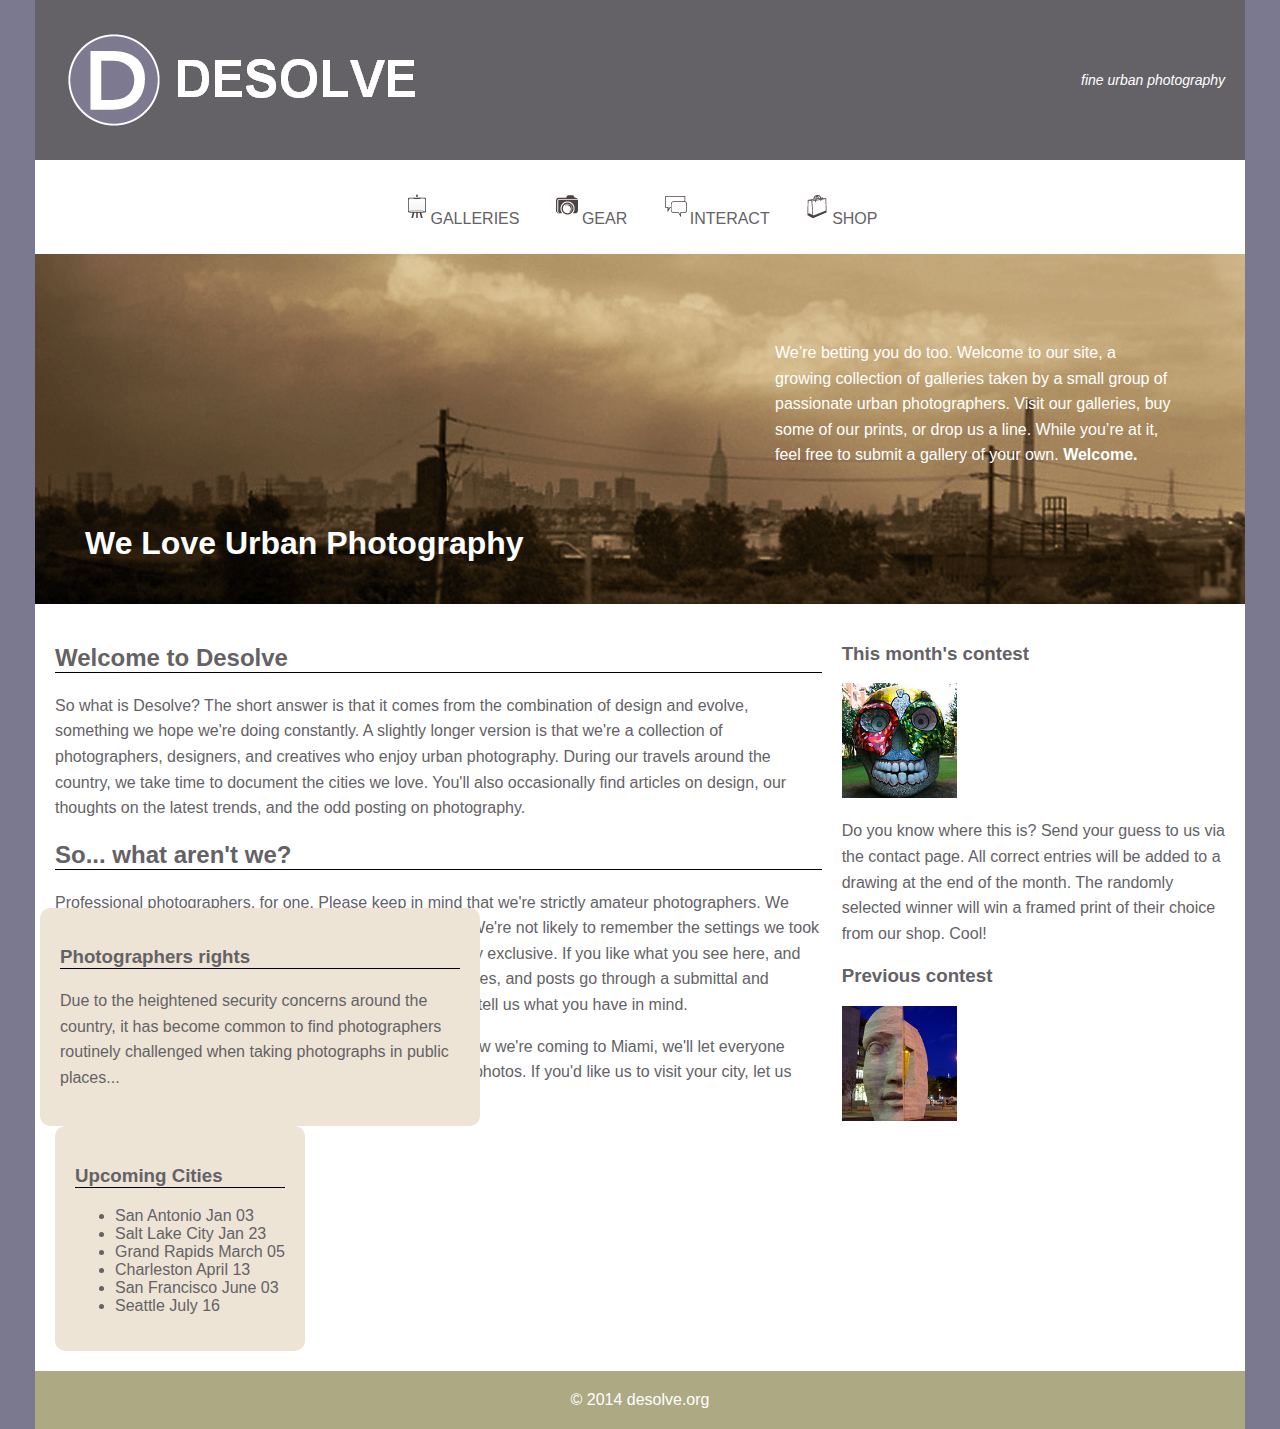
<file: index.html>
<!DOCTYPE html>
<html lang="en">
<head>
    <meta charset="UTF-8">
    <meta name="viewport" content="width=device-width, initial-scale=1.0">
    <title>Desolve - Urban Photography</title>
    <link rel="stylesheet" href="style.css">
</head>
<body>
    <div class="ps-5 pe-5">
    <header>
        <img src="images/logo.jpg">
        <div class="tagline">fine urban photography</div>
    </header>

    <nav>
        <ul>
            <li><img src="images/nav_galleries.jpg">GALLERIES</a></li>
            <li><img src="images/nav_gear.jpg">GEAR</a></li>
            <li><img src="images/nav_interact.jpg">INTERACT</a></li>
            <li><img src="images/nav_shop.jpg">SHOP</a></li>
        </ul>
    </nav>

    <div class="hero">
        <div class="text-content">
          <p>We’re betting you do too. Welcome to our site, a growing collection of galleries taken by a small group of passionate urban photographers. Visit our galleries, buy some of our prints, or drop us a line. While you’re at it, feel free to submit a gallery of your own. <strong>Welcome.</strong></p>
        </div>
        <h1>We Love Urban Photography</h1>
      </div>
    <main style="background-color: white;">
        <section class="content" class="text">
            <article>
                <h2 class="line">Welcome to Desolve</h2>
                <p>So what is Desolve? The short answer is that it comes from the combination of design and evolve, something we hope we're doing constantly.
                    A slightly longer version is that we're a collection of photographers, designers, and creatives who enjoy urban photography. During our travels around the country,
                     we take time to document the cities we love. You'll also occasionally find articles on design, our thoughts on the latest trends, and the odd posting on photography.</p>
            </article>

            <article>
                <h2 class="line">So... what aren't we?</h2>
                <p>Professional photographers, for one. Please keep in mind that we're strictly amateur photographers. We submit these galleries out of love and creative expression.
                    We're not likely to remember the settings we took the picture at, or even what lens we had. We're also not very exclusive. If you like what you see here, and want to participate,
                     we'd love to have you. All galleries, articles,
                    and posts go through a submittal and approval process, so if you're interested, drop us a line and tell us what you have in mind.</p>
                    <p>We also occasionally have meetups. If, for example, we know we're coming to Miami,
                     we'll let everyone know and schedule a meet-up day to tour the city and take photos. If you'd like us to visit your city, let us know.</p>
            </article>
            <div class="text-content" style="background-color: #ede4d6; float:left">
                <h3 class="line">Upcoming Cities</h3>
                <ul>
                    <li>San Antonio Jan 03</li>
                    <li>Salt Lake City Jan 23</li>
                    <li>Grand Rapids March 05</li>
                    <li>Charleston April 13</li>
                    <li>San Francisco June 03</li>
                    <li>Seattle July 16</li>
                </ul>
              </div>

              

              <div class="text-content" style="background-color: #ede4d6; position: absolute; right: 800px;" >
                <h3 class="line">Photographers rights</h3>
                <p>Due to the heightened security concerns around the country, it has become common to find photographers routinely challenged when taking photographs in public places...</p>
        </section>

        <aside>
            <div class="contest">
                <h3>This month's contest</h3>
                <img src="images/contest.jpg" alt="Contest Image">
                <p>Do you know where this is? Send your guess to us via the contact page. All correct entries will be added to a drawing at the end of the month. The randomly selected winner will win a framed print of their choice from our shop. Cool!</p>
            </div>
            <div class="previous-contest">
                <h3>Previous contest</h3>
                <img src="images/previous.jpg" alt="Previous Contest Image">
            </div>
        </aside>
    </main>


    </section>

    <footer>
        &copy; 2014 desolve.org
    </footer>
</div>
</body>
</html>
</file>
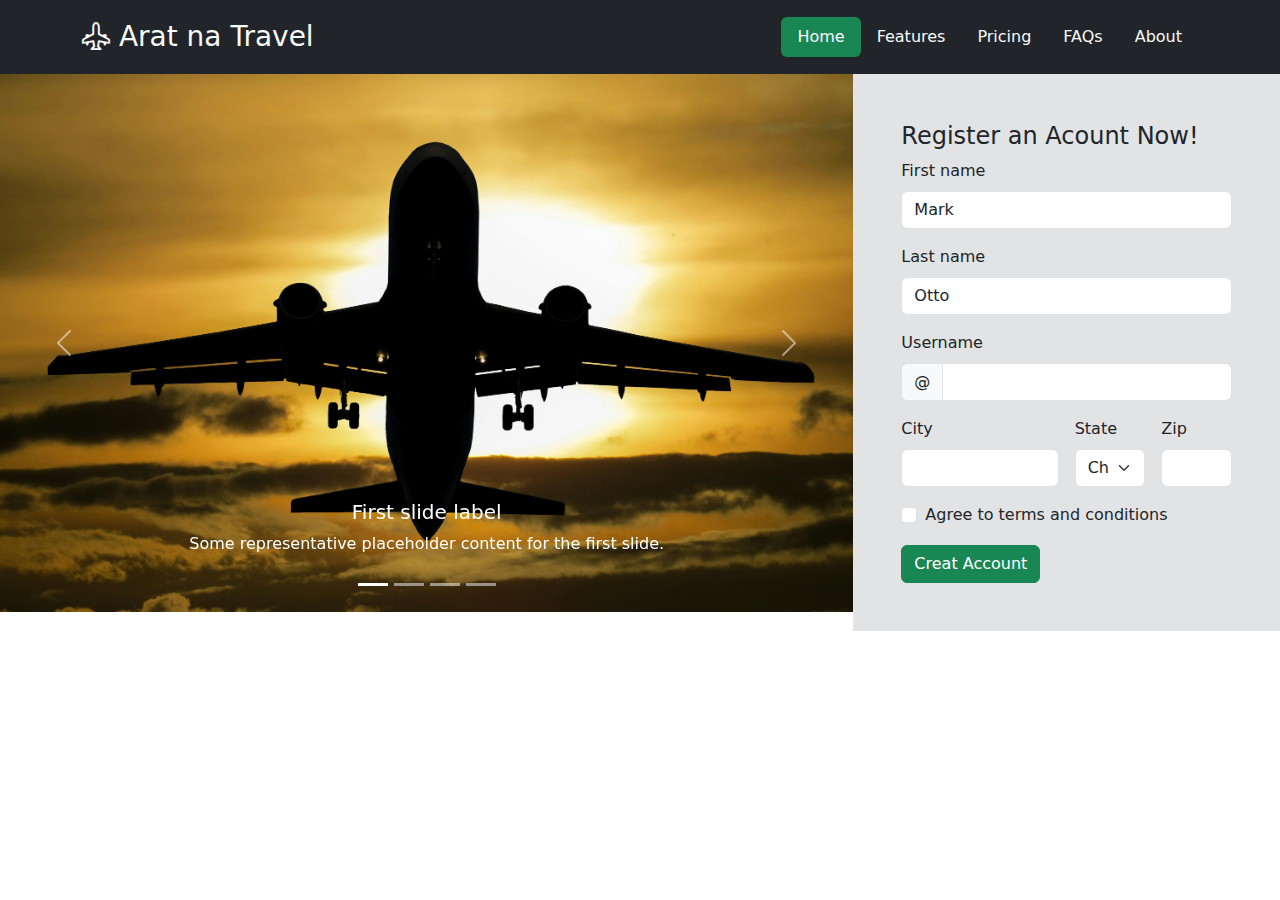
<file: week5/index.html>
<!doctype html>
<html lang="en">
  <head>
    <meta charset="utf-8">
    <meta name="viewport" content="width=device-width, initial-scale=1">
    <title>Bootstrap demo</title>
    <link href="https://cdn.jsdelivr.net/npm/bootstrap@5.3.3/dist/css/bootstrap.min.css" rel="stylesheet" integrity="sha384-QWTKZyjpPEjISv5WaRU9OFeRpok6YctnYmDr5pNlyT2bRjXh0JMhjY6hW+ALEwIH" crossorigin="anonymous">
    <link rel="stylesheet" href="https://cdn.jsdelivr.net/npm/bootstrap-icons@1.11.3/font/bootstrap-icons.min.css">
  </head>
  <body>
    <nav class="bg-dark p-3">
        <div class="container">
          <header class="d-flex justify-content-between align-items-center">
            <a href="#" class="text-light text-decoration-none fs-3">
                <i class="bi bi-airplane-engines"></i> Arat na Travel
            </a>
            <ul class="nav nav-pills">
              <li class="nav-item">
                <a class= "nav-link link-light text-bg-success active" aria-current="page" href="#">Home</a>
              </li>
              <li class="nav-item">
                <a class="nav-link link-light" href="#">Features</a>
              </li>
              <li class="nav-item">
                <a class="nav-link link-light" href="#">Pricing</a>
              <li class="nav-item">
                <a class="nav-link link-light" href="#">FAQs</a> 
              <li class="nav-item">
                <a class="nav-link link-light" href="#">About</a> 
              </li>
            </ul>
          </header>
        </div>
    </nav>
    <div class="hero">
        <div class="container-fluid g-0">
            <div class="row g-0">
                <div class="col-8">

                    <div id="carouselExampleCaptions" class="carousel slide" data-bs-ride="carousel">
                        <div class="carousel-indicators">
                          <button type="button" data-bs-target="#carouselExampleCaptions" data-bs-slide-to="0" class="active" aria-current="true" aria-label="Slide 1"></button>
                          <button type="button" data-bs-target="#carouselExampleCaptions" data-bs-slide-to="1" aria-label="Slide 2"></button>
                          <button type="button" data-bs-target="#carouselExampleCaptions" data-bs-slide-to="2" aria-label="Slide 3"></button>
                          <button type="button" data-bs-target="#carouselExampleCaptions" data-bs-slide-to="3" aria-label="Slide 4"></button>
                        </div>
                        <div class="carousel-inner">
                          <div class="carousel-item active">
                            <img src="images/pic1.jpg" class="d-block w-100" alt="...">
                            <div class="carousel-caption d-none d-md-block">
                              <h5>First slide label</h5>
                              <p>Some representative placeholder content for the first slide.</p>
                            </div>
                          </div>
                          <div class="carousel-item">
                            <img src="images/pic2.jpg" class="d-block w-100" alt="...">
                            <div class="carousel-caption d-none d-md-block">
                              <h5>Second slide label</h5>
                              <p>Some representative placeholder content for the second slide.</p>
                            </div>
                          </div>
                          <div class="carousel-item">
                            <img src="images/pic3.jpg" class="d-block w-100" alt="...">
                            <div class="carousel-caption d-none d-md-block">
                              <h5>Third slide label</h5>
                              <p>Some representative placeholder content for the third slide.</p>
                            </div>
                          </div>

                          <div class="carousel-item">
                            <img src="images/pic4.jpg" class="d-block w-100" alt="...">
                            <div class="carousel-caption d-none d-md-block">
                              <h5>Third slide label</h5>
                              <p>Some representative placeholder content for the third slide.</p>
                            </div>
                          </div>
                          
                        </div>
                        <button class="carousel-control-prev" type="button" data-bs-target="#carouselExampleCaptions" data-bs-slide="prev">
                          <span class="carousel-control-prev-icon" aria-hidden="true"></span>
                          <span class="visually-hidden">Previous</span>
                        </button>
                        <button class="carousel-control-next" type="button" data-bs-target="#carouselExampleCaptions" data-bs-slide="next">
                          <span class="carousel-control-next-icon" aria-hidden="true"></span>
                          <span class="visually-hidden">Next</span>
                        </button>
                      </div>
                </div>
                <div class="col-4 bg-secondary-subtle p-5 d-flex flex-column justify-content-center">
                    <h4>Register an Acount Now!</h4>
                    <form class="row g-3 needs-validation" novalidate>
                        <div class="col-12">
                          <label for="validationCustom01" class="form-label">First name</label>
                          <input type="text" class="form-control" id="validationCustom01" value="Mark" required>
                          <div class="valid-feedback">
                            Looks good!
                          </div>
                        </div>
                        <div class="col-12">
                          <label for="validationCustom02" class="form-label">Last name</label>
                          <input type="text" class="form-control" id="validationCustom02" value="Otto" required>
                          <div class="valid-feedback">
                            Looks good!
                          </div>
                        </div>
                        <div class="col-12">
                          <label for="validationCustomUsername" class="form-label">Username</label>
                          <div class="input-group has-validation">
                            <span class="input-group-text" id="inputGroupPrepend">@</span>
                            <input type="text" class="form-control" id="validationCustomUsername" aria-describedby="inputGroupPrepend" required>
                            <div class="invalid-feedback">
                              Please choose a username.
                            </div>
                          </div>
                        </div>
                        <div class="col-md-6">
                          <label for="validationCustom03" class="form-label">City</label>
                          <input type="text" class="form-control" id="validationCustom03" required>
                          <div class="invalid-feedback">
                            Please provide a valid city.
                          </div>
                        </div>
                        <div class="col-md-3">
                          <label for="validationCustom04" class="form-label">State</label>
                          <select class="form-select" id="validationCustom04" required>
                            <option selected disabled value="">Choose...</option>
                            <option>...</option>
                          </select>
                          <div class="invalid-feedback">
                            Please select a valid state.
                          </div>
                        </div>
                        <div class="col-md-3">
                          <label for="validationCustom05" class="form-label">Zip</label>
                          <input type="text" class="form-control" id="validationCustom05" required>
                          <div class="invalid-feedback">
                            Please provide a valid zip.
                          </div>
                        </div>
                        <div class="col-12">
                          <div class="form-check">
                            <input class="form-check-input" type="checkbox" value="" id="invalidCheck" required>
                            <label class="form-check-label" for="invalidCheck">
                              Agree to terms and conditions
                            </label>
                            <div class="invalid-feedback">
                              You must agree before submitting.
                            </div>
                          </div>
                        </div>
                        <div class="col-12">
                          <button class="btn btn-success" type="submit">Creat Account</button>
                        </div>
                      </form>
                </div>
            </div>
        </div>
    </div>




    <script src="https://cdn.jsdelivr.net/npm/bootstrap@5.0.2/dist/js/bootstrap.bundle.min.js" integrity="sha384-MrcW6ZMFYlzcLA8Nl+NtUVF0sA7MsXsP1UyJoMp4YLEuNSfAP+JcXn/tWtIaxVXM" crossorigin="anonymous"></script>

  </body>
</html>
</file>
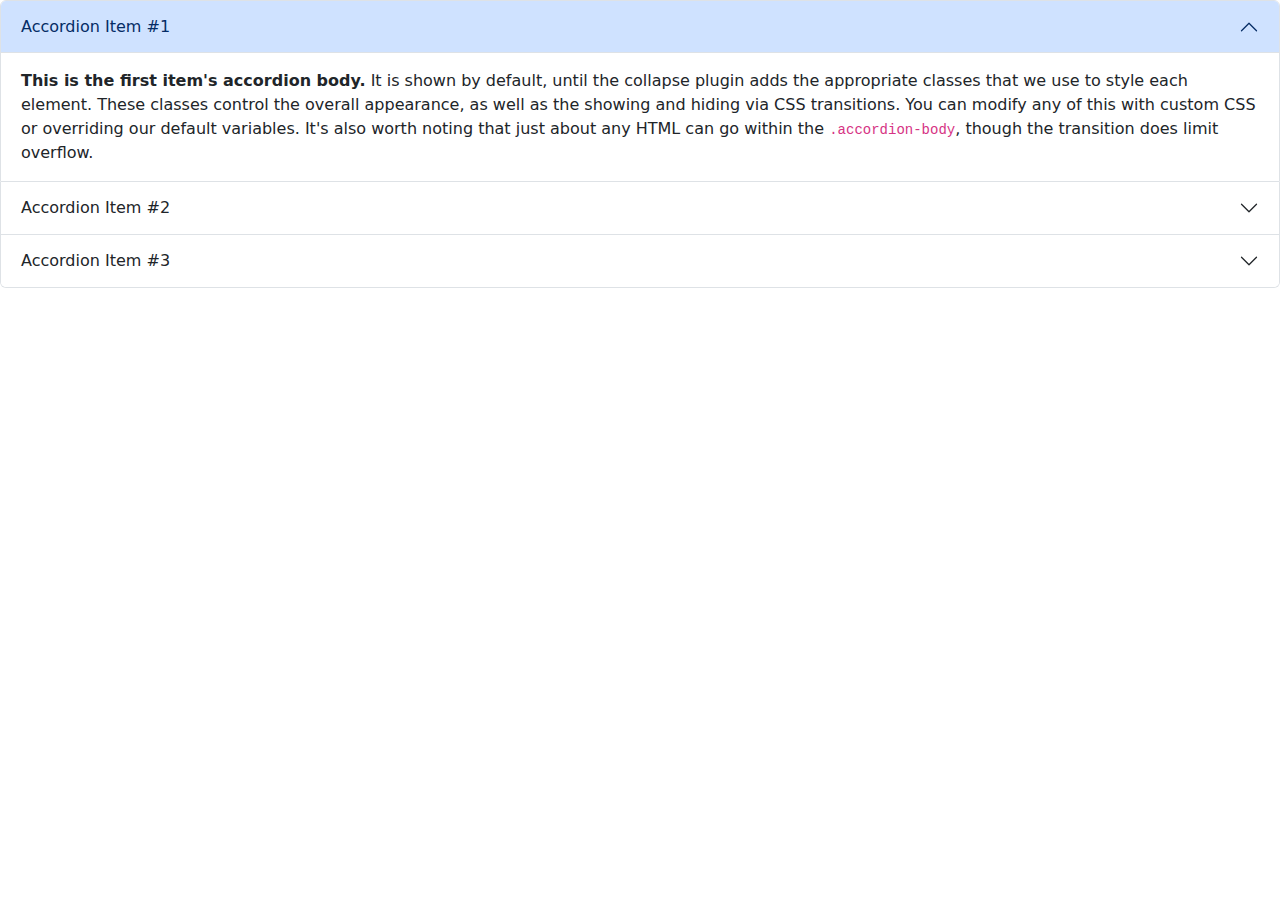
<file: Booststrap/accordion.html>
<!doctype html>
<html lang="en">
  <head>
    <meta charset="utf-8">
    <meta name="viewport" content="width=device-width, initial-scale=1">
    <title>Bootstrap demo</title>
    <link href="https://cdn.jsdelivr.net/npm/bootstrap@5.3.3/dist/css/bootstrap.min.css" rel="stylesheet" integrity="sha384-QWTKZyjpPEjISv5WaRU9OFeRpok6YctnYmDr5pNlyT2bRjXh0JMhjY6hW+ALEwIH" crossorigin="anonymous">
  </head>
  <body>
    <div class="accordion" id="accordionExample">
        <div class="accordion-item">
          <h2 class="accordion-header">
            <button class="accordion-button" type="button" data-bs-toggle="collapse" data-bs-target="#collapseOne" aria-expanded="true" aria-controls="collapseOne">
              Accordion Item #1
            </button>
          </h2>
          <div id="collapseOne" class="accordion-collapse collapse show" data-bs-parent="#accordionExample">
            <div class="accordion-body">
              <strong>This is the first item's accordion body.</strong> It is shown by default, until the collapse plugin adds the appropriate classes that we use to style each element. These classes control the overall appearance, as well as the showing and hiding via CSS transitions. You can modify any of this with custom CSS or overriding our default variables. It's also worth noting that just about any HTML can go within the <code>.accordion-body</code>, though the transition does limit overflow.
            </div>
          </div>
        </div>
        <div class="accordion-item">
          <h2 class="accordion-header">
            <button class="accordion-button collapsed" type="button" data-bs-toggle="collapse" data-bs-target="#collapseTwo" aria-expanded="false" aria-controls="collapseTwo">
              Accordion Item #2
            </button>
          </h2>
          <div id="collapseTwo" class="accordion-collapse collapse" data-bs-parent="#accordionExample">
            <div class="accordion-body">
              <strong>This is the second item's accordion body.</strong> It is hidden by default, until the collapse plugin adds the appropriate classes that we use to style each element. These classes control the overall appearance, as well as the showing and hiding via CSS transitions. You can modify any of this with custom CSS or overriding our default variables. It's also worth noting that just about any HTML can go within the <code>.accordion-body</code>, though the transition does limit overflow.
            </div>
          </div>
        </div>
        <div class="accordion-item">
          <h2 class="accordion-header">
            <button class="accordion-button collapsed" type="button" data-bs-toggle="collapse" data-bs-target="#collapseThree" aria-expanded="false" aria-controls="collapseThree">
              Accordion Item #3
            </button>
          </h2>
          <div id="collapseThree" class="accordion-collapse collapse" data-bs-parent="#accordionExample">
            <div class="accordion-body">
              <strong>This is the third item's accordion body.</strong> It is hidden by default, until the collapse plugin adds the appropriate classes that we use to style each element. These classes control the overall appearance, as well as the showing and hiding via CSS transitions. You can modify any of this with custom CSS or overriding our default variables. It's also worth noting that just about any HTML can go within the <code>.accordion-body</code>, though the transition does limit overflow.
            </div>
          </div>
        </div>
      </div>
    <script src="https://cdn.jsdelivr.net/npm/bootstrap@5.3.3/dist/js/bootstrap.bundle.min.js" integrity="sha384-YvpcrYf0tY3lHB60NNkmXc5s9fDVZLESaAA55NDzOxhy9GkcIdslK1eN7N6jIeHz" crossorigin="anonymous"></script>
  </body>
</html>
</file>
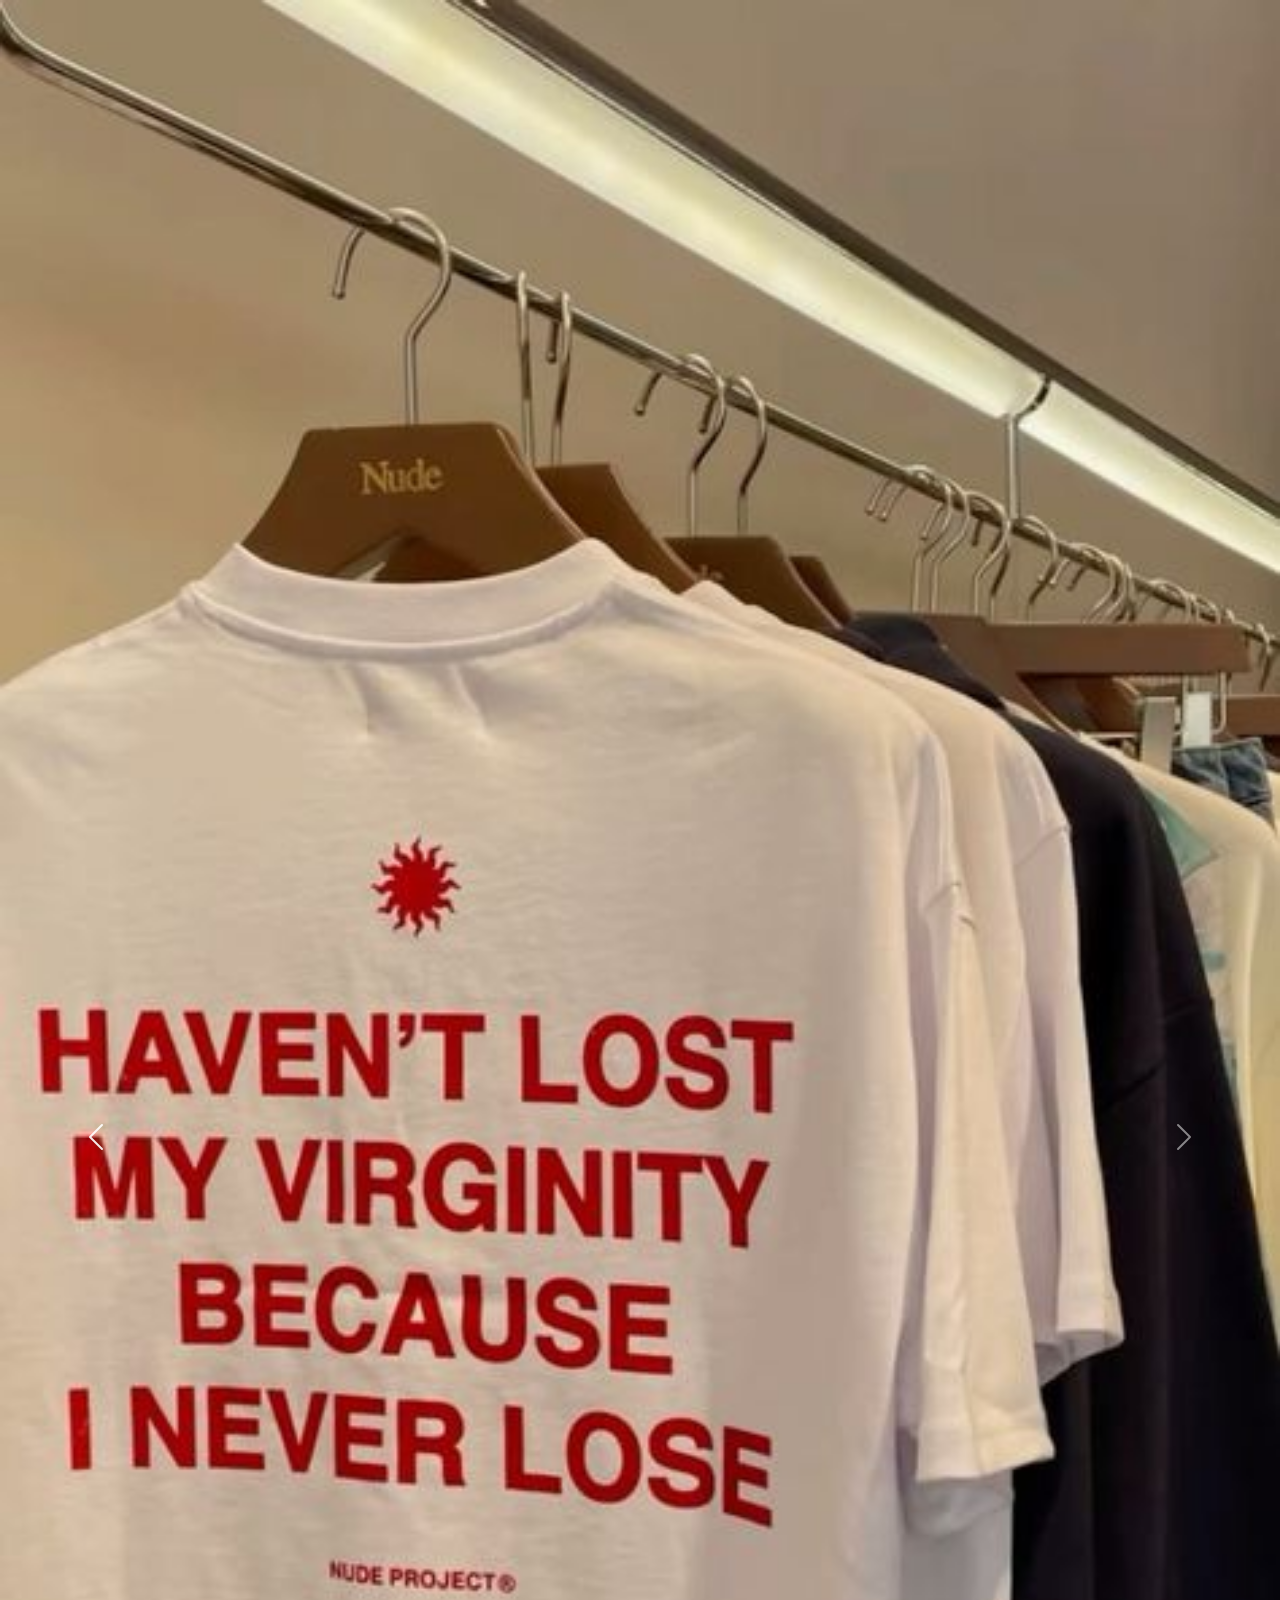
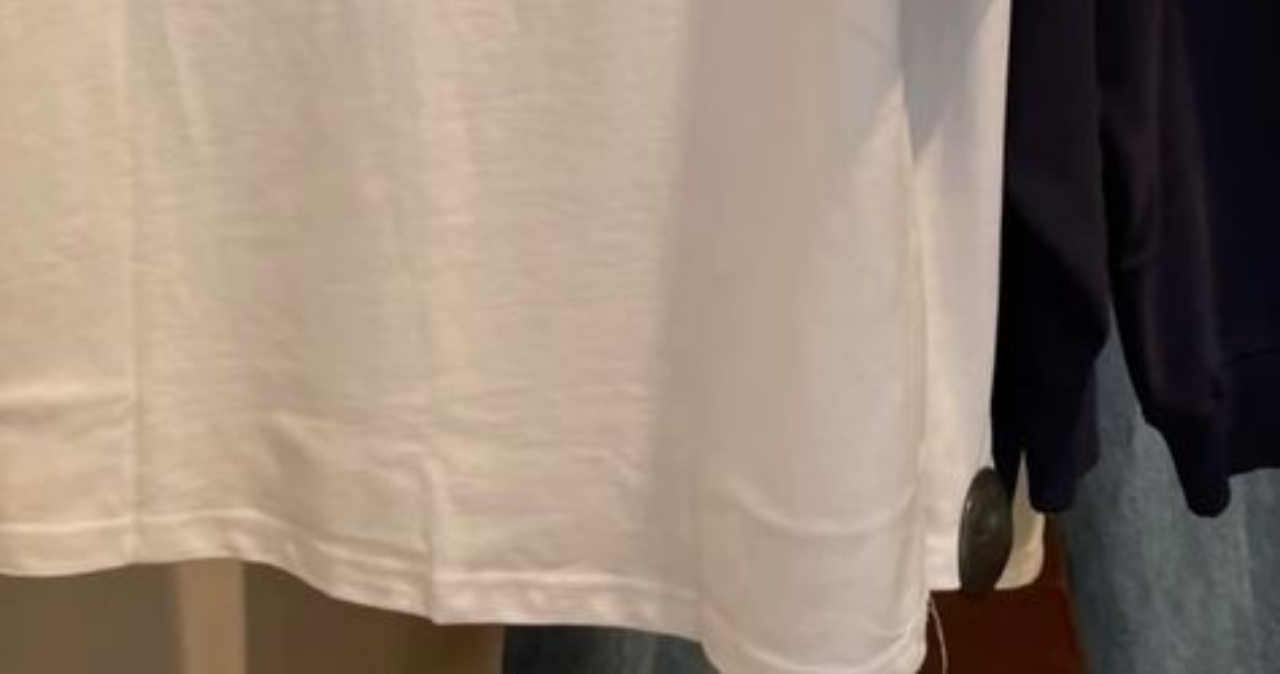
<file: Booststrap/carousel.html>
<!doctype html>
<html lang="en">
  <head>
    <meta charset="utf-8">
    <meta name="viewport" content="width=device-width, initial-scale=1">
    <title>Bootstrap demo</title>
    <link href="https://cdn.jsdelivr.net/npm/bootstrap@5.3.3/dist/css/bootstrap.min.css" rel="stylesheet" integrity="sha384-QWTKZyjpPEjISv5WaRU9OFeRpok6YctnYmDr5pNlyT2bRjXh0JMhjY6hW+ALEwIH" crossorigin="anonymous">
  </head>
  <body>
    <div id="carouselExample" class="carousel slide">
        <div class="carousel-inner">
          <div class="carousel-item active">
            <img src="images2.jpg" class="d-block w-100" alt="...">
          </div>
          <div class="carousel-item">
            <img src="images1.jpg" class="d-block w-100" alt="...">
          </div>
          <div class="carousel-item">
            <img src="images3.jpg" class="d-block w-100" alt="...">
          </div>
        </div>
        <button class="carousel-control-prev" type="button" data-bs-target="#carouselExample" data-bs-slide="prev">
          <span class="carousel-control-prev-icon" aria-hidden="true"></span>
          <span class="visually-hidden">Previous</span>
        </button>
        <button class="carousel-control-next" type="button" data-bs-target="#carouselExample" data-bs-slide="next">
          <span class="carousel-control-next-icon" aria-hidden="true"></span>
          <span class="visually-hidden">Next</span>
        </button>
      </div>
    <script src="https://cdn.jsdelivr.net/npm/bootstrap@5.3.3/dist/js/bootstrap.bundle.min.js" integrity="sha384-YvpcrYf0tY3lHB60NNkmXc5s9fDVZLESaAA55NDzOxhy9GkcIdslK1eN7N6jIeHz" crossorigin="anonymous"></script>
  </body>
</html>
</file>
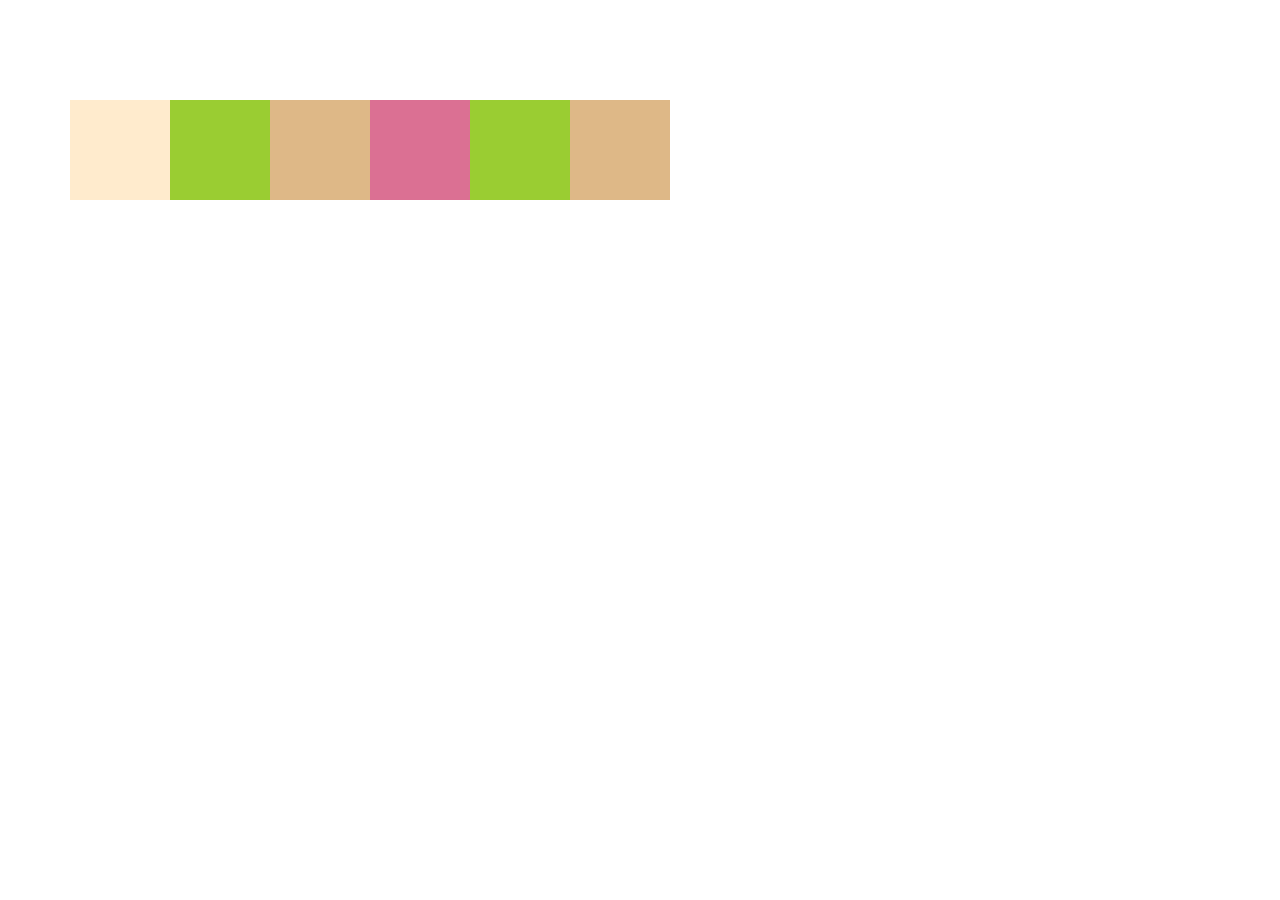
<file: Booststrap/layout.html>
<!doctype html>
<html lang="en">
  <head>
    <meta charset="utf-8">
    <meta name="viewport" content="width=device-width, initial-scale=1">
    <title>Bootstrap demo</title>
    <link href="https://cdn.jsdelivr.net/npm/bootstrap@5.3.3/dist/css/bootstrap.min.css" rel="stylesheet" integrity="sha384-QWTKZyjpPEjISv5WaRU9OFeRpok6YctnYmDr5pNlyT2bRjXh0JMhjY6hW+ALEwIH" crossorigin="anonymous">
    <link href="style.css" rel="stylesheet"/>
  </head>
  <body>
    <div class="container">
        <div class="row">
            <div class="col-4 box box5"></div>
            <div class="col-4 box box5"></div>
            <div class="col-4 box box5"></div>
        </div>
        
        <div class="row">
            <div class="col-3 box box1"></div>
            <div class="col-6 box box2"></div>
            <div class="col-3 box box3"></div>
            <div class="col-3 box box4"></div>
            <div class="col-6 box box2"></div>
            <div class="col-3 box box3"></div>
        </div>
    </div>
    <script src="https://cdn.jsdelivr.net/npm/bootstrap@5.3.3/dist/js/bootstrap.bundle.min.js" integrity="sha384-YvpcrYf0tY3lHB60NNkmXc5s9fDVZLESaAA55NDzOxhy9GkcIdslK1eN7N6jIeHz" crossorigin="anonymous"></script>
  </body>
</html>
</file>
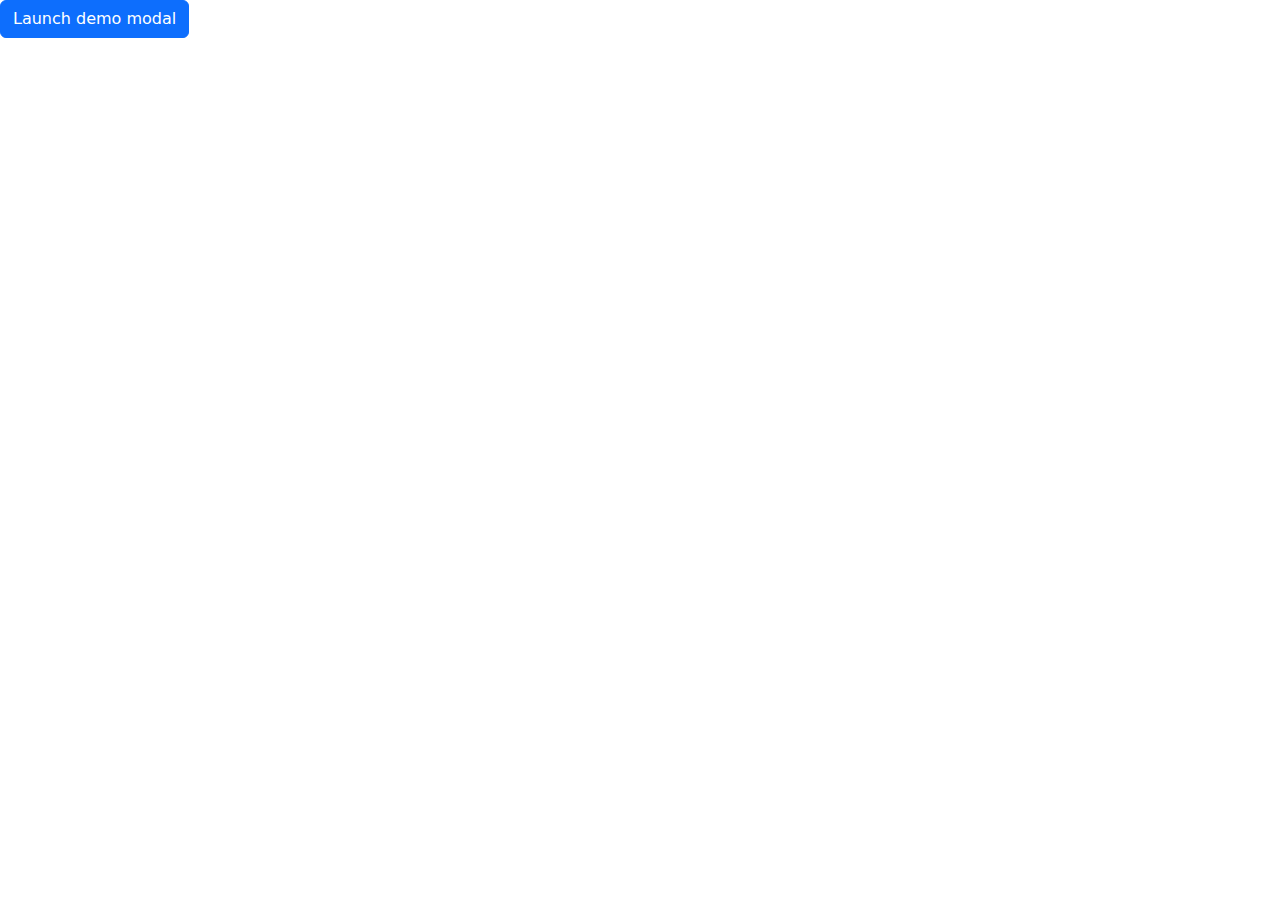
<file: Booststrap/modal.html>
<!doctype html>
<html lang="en">
  <head>
    <meta charset="utf-8">
    <meta name="viewport" content="width=device-width, initial-scale=1">
    <title>Bootstrap demo</title>
    <link href="https://cdn.jsdelivr.net/npm/bootstrap@5.3.3/dist/css/bootstrap.min.css" rel="stylesheet" integrity="sha384-QWTKZyjpPEjISv5WaRU9OFeRpok6YctnYmDr5pNlyT2bRjXh0JMhjY6hW+ALEwIH" crossorigin="anonymous">
  </head>
  <body>
    <!-- Button trigger modal -->
<button type="button" class="btn btn-primary" data-bs-toggle="modal" data-bs-target="#exampleModal">
    Launch demo modal
  </button>
  
  <!-- Modal -->
  <div class="modal fade" id="exampleModal" tabindex="-1" aria-labelledby="exampleModalLabel" aria-hidden="true">
    <div class="modal-dialog">
      <div class="modal-content">
        <div class="modal-header">
          <h1 class="modal-title fs-5" id="exampleModalLabel">Modal title</h1>
          <button type="button" class="btn-close" data-bs-dismiss="modal" aria-label="Close"></button>
        </div>
        <div class="modal-body">
          ...
        </div>
        <div class="modal-footer">
          <button type="button" class="btn btn-secondary" data-bs-dismiss="modal">Close</button>
          <button type="button" class="btn btn-primary">Save changes</button>
        </div>
      </div>
    </div>
  </div>
    <script src="https://cdn.jsdelivr.net/npm/bootstrap@5.3.3/dist/js/bootstrap.bundle.min.js" integrity="sha384-YvpcrYf0tY3lHB60NNkmXc5s9fDVZLESaAA55NDzOxhy9GkcIdslK1eN7N6jIeHz" crossorigin="anonymous"></script>
  </body>
</html>
</file>
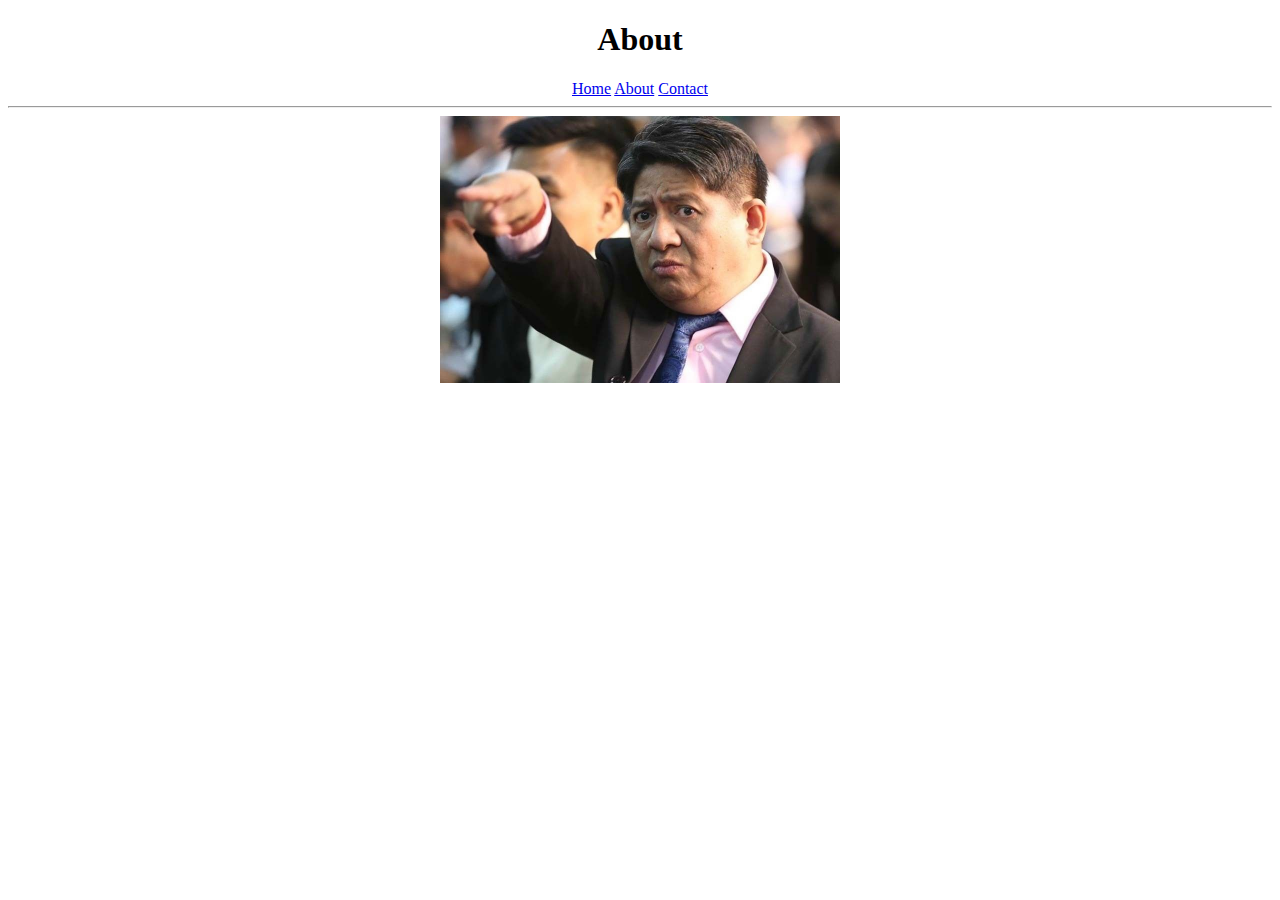
<file: week3/about.html>
<!DOCTYPE html>
<html lang="en">
<head>
    <meta charset="UTF-8">
    <meta name="viewport" content="width=device-width, initial-scale=1.0">
    <title>about</title>
</head>
<body>
    <center>
        <h1>About</h1>
        <a href="index.html">Home</a>
        <a href="about.html">About</a>
        <a href="contact.html">Contact</a>
    <hr>
        <img src="atty.gadon3.jpg" width="400px">
    </hr>
    </center>
</body>
</html>
</file>
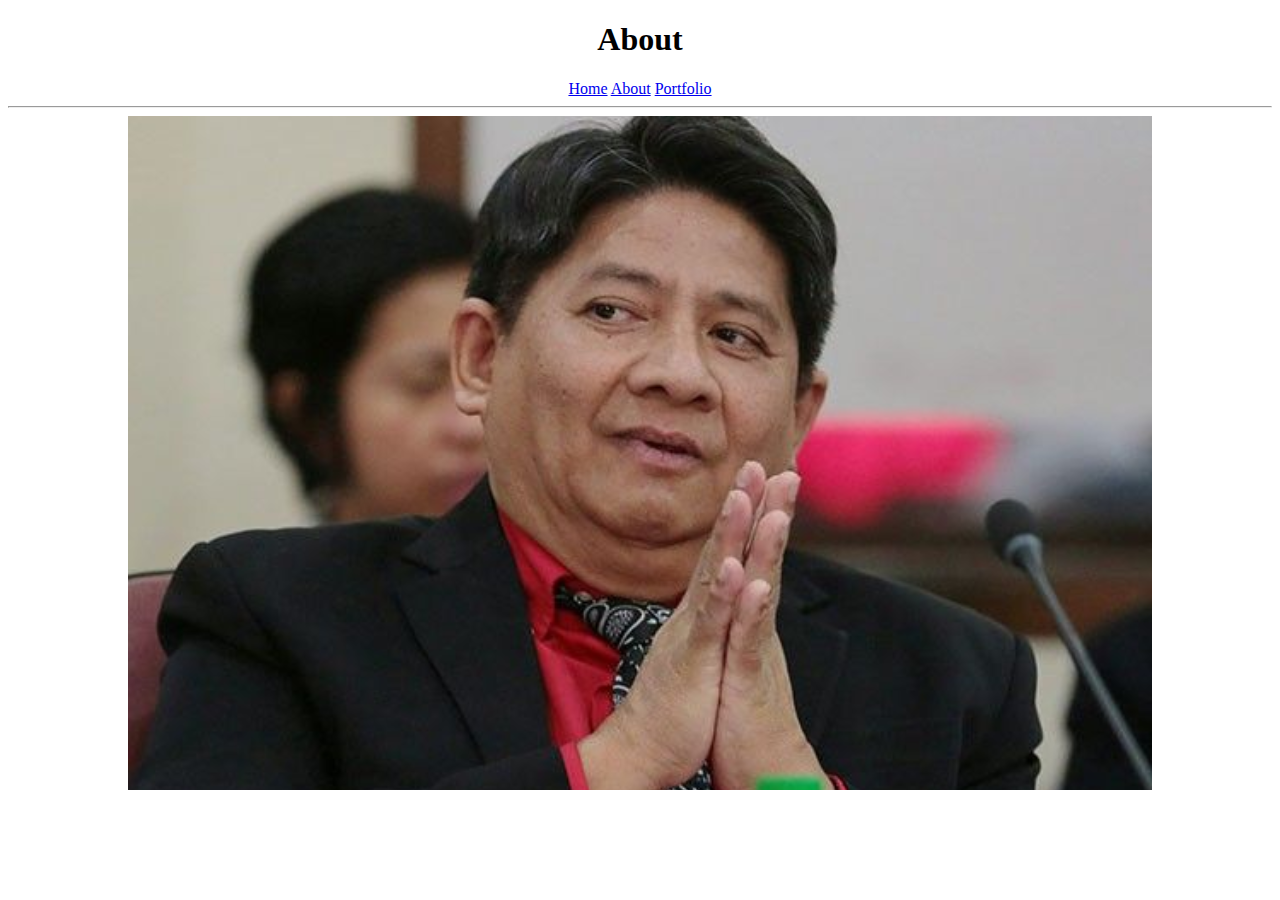
<file: week3/contact.html>
<!DOCTYPE html>
<html lang="en">
<head>
    <meta charset="UTF-8">
    <meta name="viewport" content="width=device-width, initial-scale=1.0">
    <title>contact</title>
</head>
<body>
    <center>
        <h1>About</h1>
        <a href="index.html">Home</a>
        <a href="about.html">About</a>
        <a href="portfolio.html">Portfolio</a>
    <hr>
        <img src="atty.gadon4.png">
    </hr>
    </center>
</body>
</html>
</file>
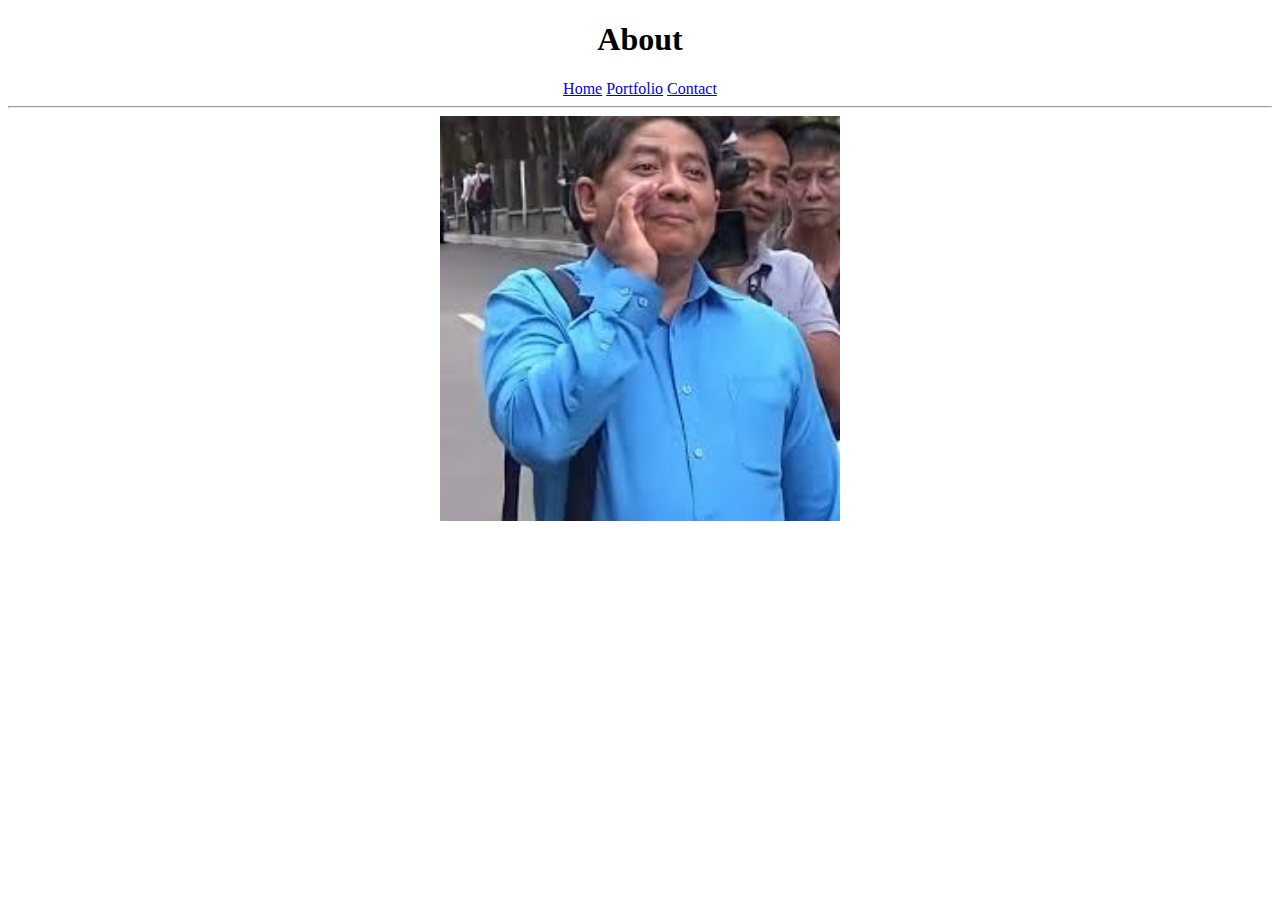
<file: week3/portfolio.html>
<!DOCTYPE html>
<html lang="en">
<head>
    <meta charset="UTF-8">
    <meta name="viewport" content="width=device-width, initial-scale=1.0">
    <title>portfolio</title>
</head>
<body>
    <center>
        <h1>About</h1>
        <a href="index.html">Home</a>
        <a href="portfolio.html">Portfolio</a>
        <a href="contact.html">Contact</a>
    <hr>
        <img src="atty.gadon2.jpg" width="400px">
    </hr>
    </center>
</body>
</html>
</file>
<file: style.css>
body {
        font-family: Arial, sans-serif;
        margin: 0;
        padding-left: 35px;
        padding-right: 35px;
        background: #7b798f;
        color: #646266;
    }

    header {
        background: #646266;
        color: white;
        display: flex;
        justify-content: space-between;
        padding: 20px;
        align-items: center;
    }

    .logo {
        font-size: 24px;
        font-weight: bold;
    }

    .tagline {
        font-size: 14px;
        font-style: italic;
    }

    nav {
        background: white;
        padding: 10px;
        text-align: center;
    }

    nav ul {
        list-style: none;
        padding: 0;
    }

    nav ul li {
        display: inline;
        margin: 0 15px;
    }

    nav ul li a {
        text-decoration: none;
        color: #333;
        font-weight: bold;
    }

    body {
        margin: 0;
        font-family: Arial, sans-serif;
    }
    
    .hero {
        position: relative;
        height: 250px;
        background-image: url('images/gallery_banner.jpg');
        background-size: cover;
        background-position: center;
        color: white;
        display: flex;
        flex-direction: column;
        justify-content: space-between;
        padding: 50px;
    }
    
    h1 {
        font-size: 2em;
        margin-bottom: 20px;
    }
    
    .text-content {
        align-self: flex-end;
        max-width: 400px;
        padding: 20px;
        border-radius: 10px;
    }
    
    p {
        font-size: 1em;
        line-height: 1.6;
    }
    

    main {
        display: flex;
        padding: 20px;
    }

    .content {
        flex: 2;
    }

    aside {
        flex: 1;
        padding-left: 20px;
    }

    .contest img, .previous-contest img {
        width: 30%;
        height: auto;
    }


    .info {
        display: flex;
        justify-content: space-between;
        padding: 20px;
        background: #ddd;
    }

    .upcoming, .rights {
        flex: 1;
        padding: 20px;
    }


    footer {
        text-align: center;
        padding: 20px;
        background: #ada982;
        color: white;
    }

    .right{
        text-align: right;
    }
    .line{
        border-bottom: 1px solid rgb(0, 0, 0);
    }
.text
{
    background-color: white;
}
</file>
<file: Booststrap/style.css>
.box{
    width: 100px;
    height: 100px;
}
.box1{
    background-color: blanchedalmond;
}

.box2{
    background-color: yellowgreen;
}

.box3{
    background-color: burlywood;
}

.box4{
    background-color: palevioletred;
}
</file>
